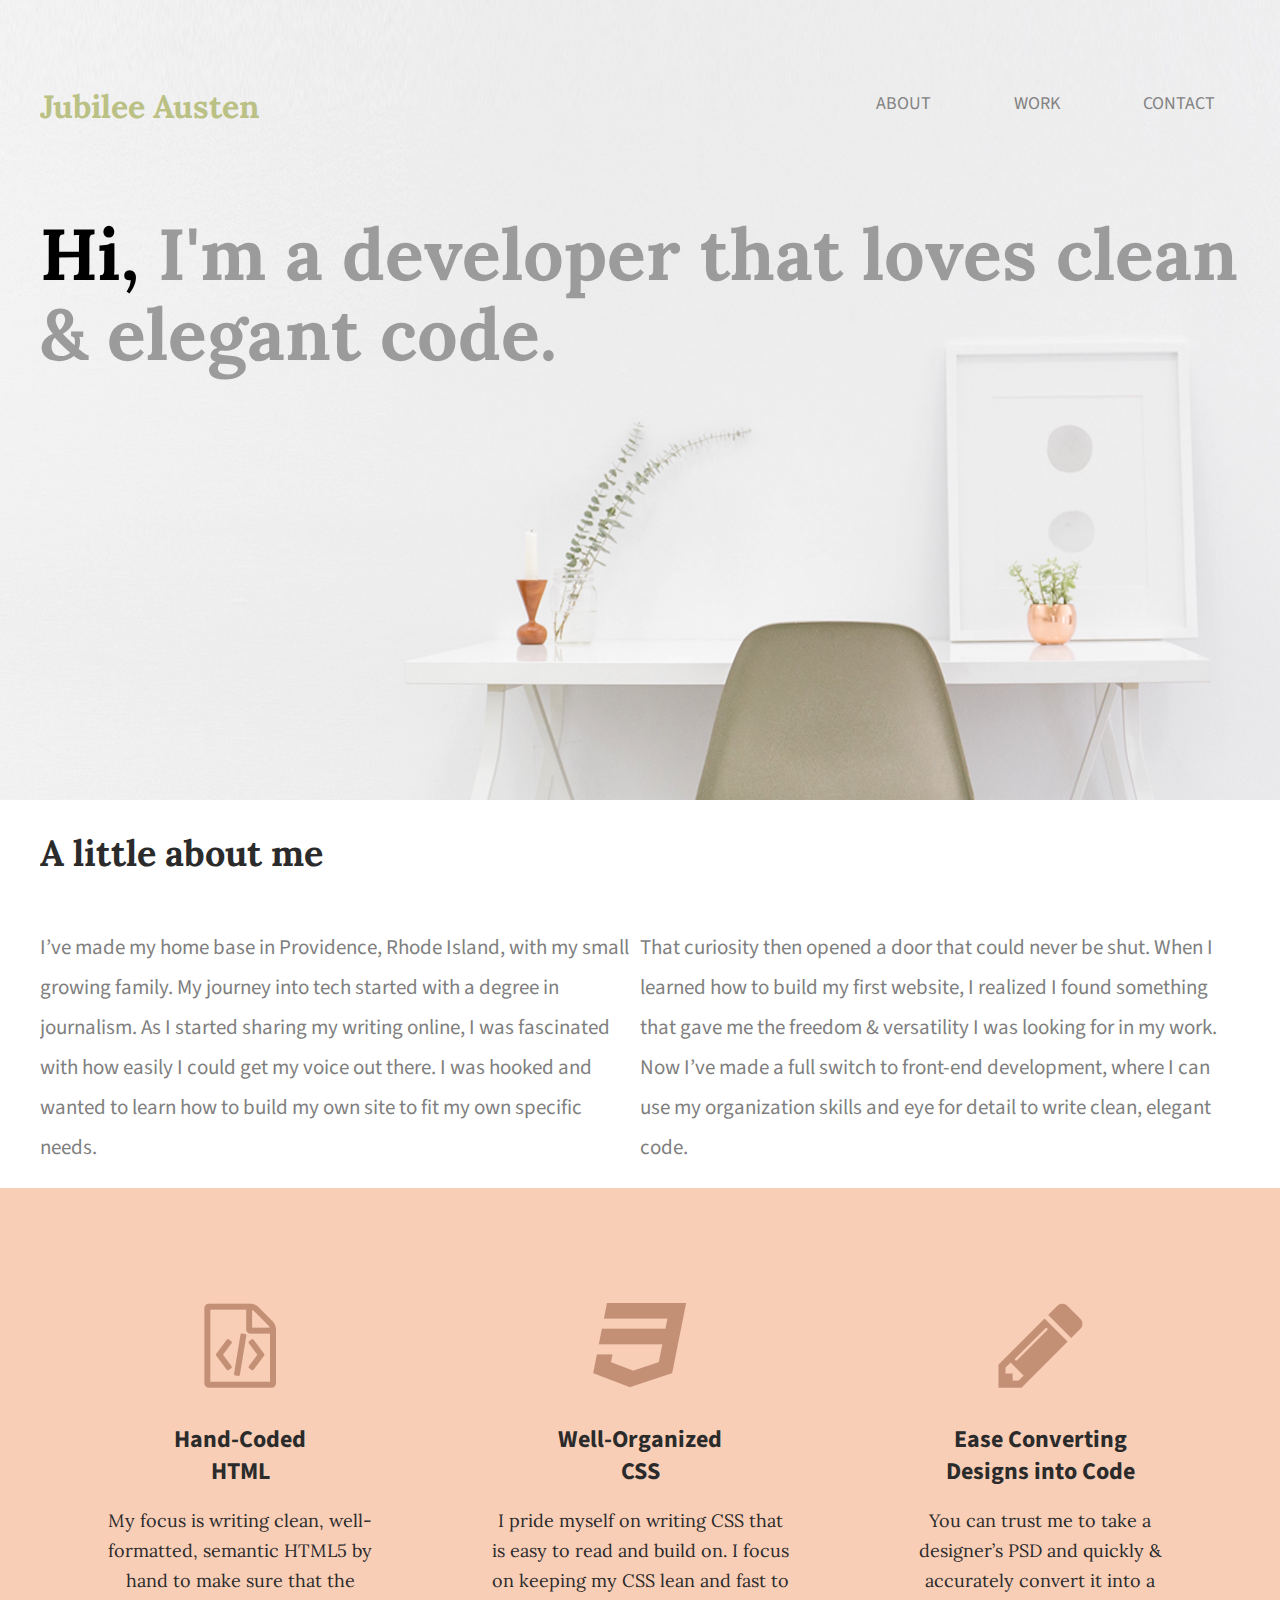
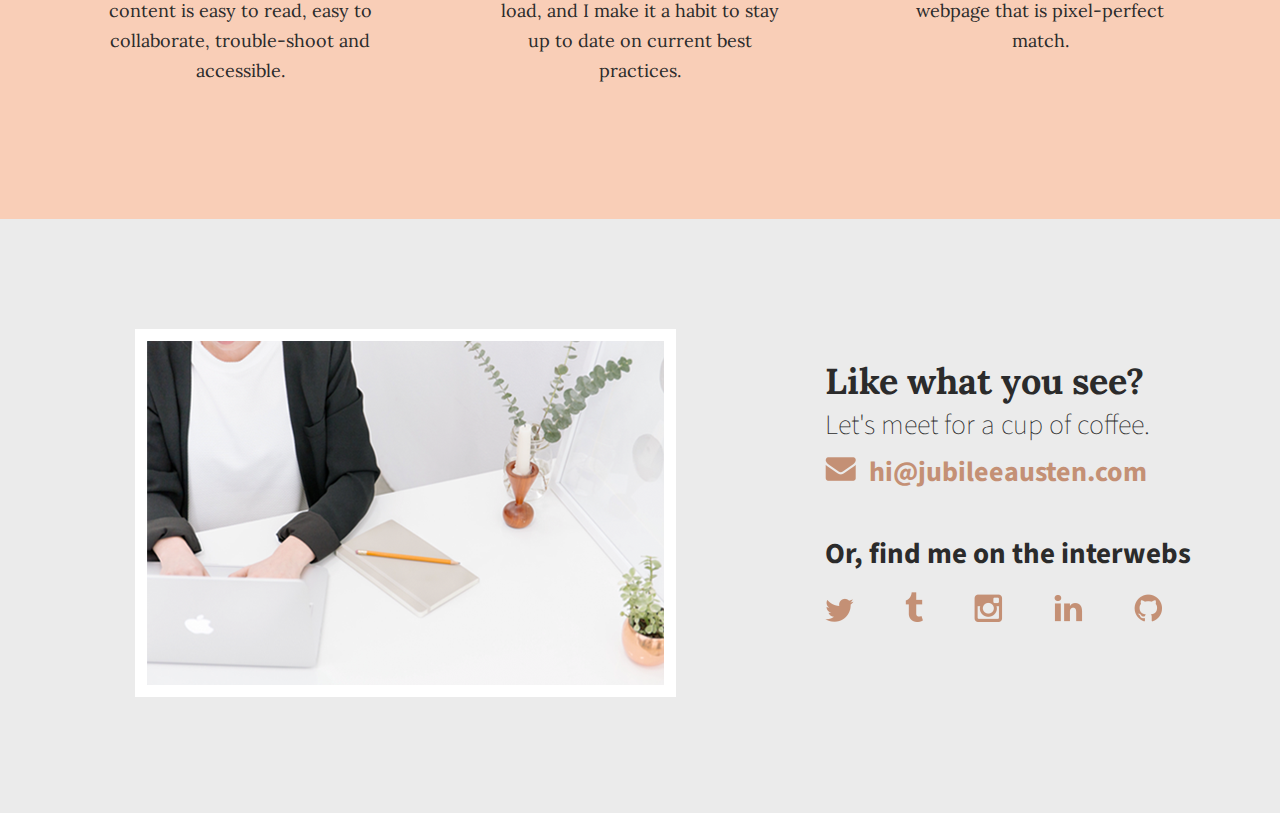
<file: index.html>
<!doctype html>
<html lang="en">

    <head>
        <meta charset="utf-8">
        <title>Jubilee Austen | Portfolio</title>
        <link rel="stylesheet" href="css/normalize.css">
        <link rel="stylesheet" href="css/main.css">
        <link href='https://fonts.googleapis.com/css?family=Source+Sans+Pro:400,700' rel='stylesheet' type='text/css'>
        <link rel="preconnect" href="https://fonts.googleapis.com">
        <link rel="preconnect" href="https://fonts.gstatic.com" crossorigin>
        <link href="https://fonts.googleapis.com/css2?family=Lora:wght@400;700&display=swap" rel="stylesheet">
        <link href="https://fonts.googleapis.com/css?family=Lora:400,700" rel="stylesheet" type="text/css">

    </head>

    <body>
        <header>
            <div class= "full-width">
                <div class= "half-width">
                    <h1>Jubilee Austen</h1>
                </div>
                <div class= "half-width">
                    <nav>
                        <ul>
                            <li><a href= "about/index.html">About</a></li>
                            <li><a href= "work/index.html">Work</a></li>
                            <li><a href= "contact/index.html">Contact</a></li>
                        </ul>
                    </nav>
                </div>
                <h2><span>Hi,</span> I'm a developer that loves clean &amp; elegant code.</h2>
            </div>
        </header>
        
        <main>
            <section id="about">
                <div class= "full-width">
                    <h2>A little about me</h2>
                    <div class= "half-width">
                        <p>I’ve made my home base in Providence, Rhode Island, with my small growing family. My journey into tech started with a degree in journalism. As I started sharing my writing online, I was fascinated with how easily I could get my voice out there. I was hooked and wanted to learn how to build my own site to fit my own specific needs.</p>
                    </div>
                    <div class="half-width">
                        <p>That curiosity then opened a door that could never be shut. When I learned how to build my first website, I realized I found something that gave me the freedom & versatility I was looking for in my work. Now I’ve made a full switch to front-end development, where I can use my organization skills and eye for detail to write clean, elegant code.</p>
                    </div>
                </div>
            </section>

            <section id="work">
                <div class="full-width">
                    <div class="third-width">
                        <img src="img/html-icon.png" alt= "HTML icon"/>
                        <h3>Hand-Coded <br>HTML</h3>
                        <p>My focus is writing clean, well-formatted, semantic HTML5 by hand to make sure that the content is easy to read, easy to collaborate, trouble-shoot and accessible.</p>
                    </div>
                    <div class="third-width">
                        <img src="img/css-icon.png" alt= "CSS icon"/>
                        <h3>Well-Organized <br>CSS</h3>
                        <p>I pride myself on writing CSS that is easy to read and build on. I focus on keeping my CSS lean and fast to load, and I make it a habit to stay up to date on current best practices.</p>
                    </div>
                    <div class="third-width">
                        <img src="img/pencil-icon.png" alt= "Pencil icon"/>
                        <h3>Ease Converting <br> Designs into Code</h3>
                        <p>You can trust me to take a designer’s PSD and quickly & accurately convert it into a webpage that is pixel-perfect match.</p>
                    </div>
                </div>
            </section>

<!--I'm really proud of this section because I was able to troubleshoot everything by myself :-)-->
            <footer id="contact">
                <div class="full-width">
                    <div class="half-width">
                        <img id="contact-img" src="img/contact-image.png" alt= "Contact Image"/>
                    </div>
                    <div class="half-width">
                        <h2>Like what you see?</h2>
                        <h3 id="email-header"> Let's meet for a cup of coffee.</h3>
                        <a href="mailto:hi@jubileeausten.com"><img id="envelope" src= "img/envelope.png" alt= "Envelope"/></a>
                        <a href="mailto:hi@jubileeausten.com">hi@jubileeausten.com</a>
                        <h3 id="socialmedia-header">Or, find me on the interwebs</h3>
                        <ul>
                            <li><a href= "http://www.twitter.com" target='_blank'><img src="img/twitter.png" alt= "Twitter logo"/></a></li>
                            <li><a href= "http://www.tumblr.com" target='_blank'><img src="img/tumblr.png" alt= "Tumblr logo"/></a></li>
                            <li><a href= "http://www.instagram.com" target='_blank'><img src="img/instagram.png" alt= "Intagram logo"/></a></li>
                            <li><a href= "https://www.linkedin.com/in/maddie-mcwilliams-006493121/" target='_blank'><img src= "img/linkedin.png" alt= "Instagram logo"></a></li>
                            <li><a href= "https://www.github.com" target='_blank'><img src="img/github.png" alt= "Github logo"></a></li>                            
                        </ul>
                    </div>
                </div>
            </footer>
        </main>
    </body>
</html>
</file>
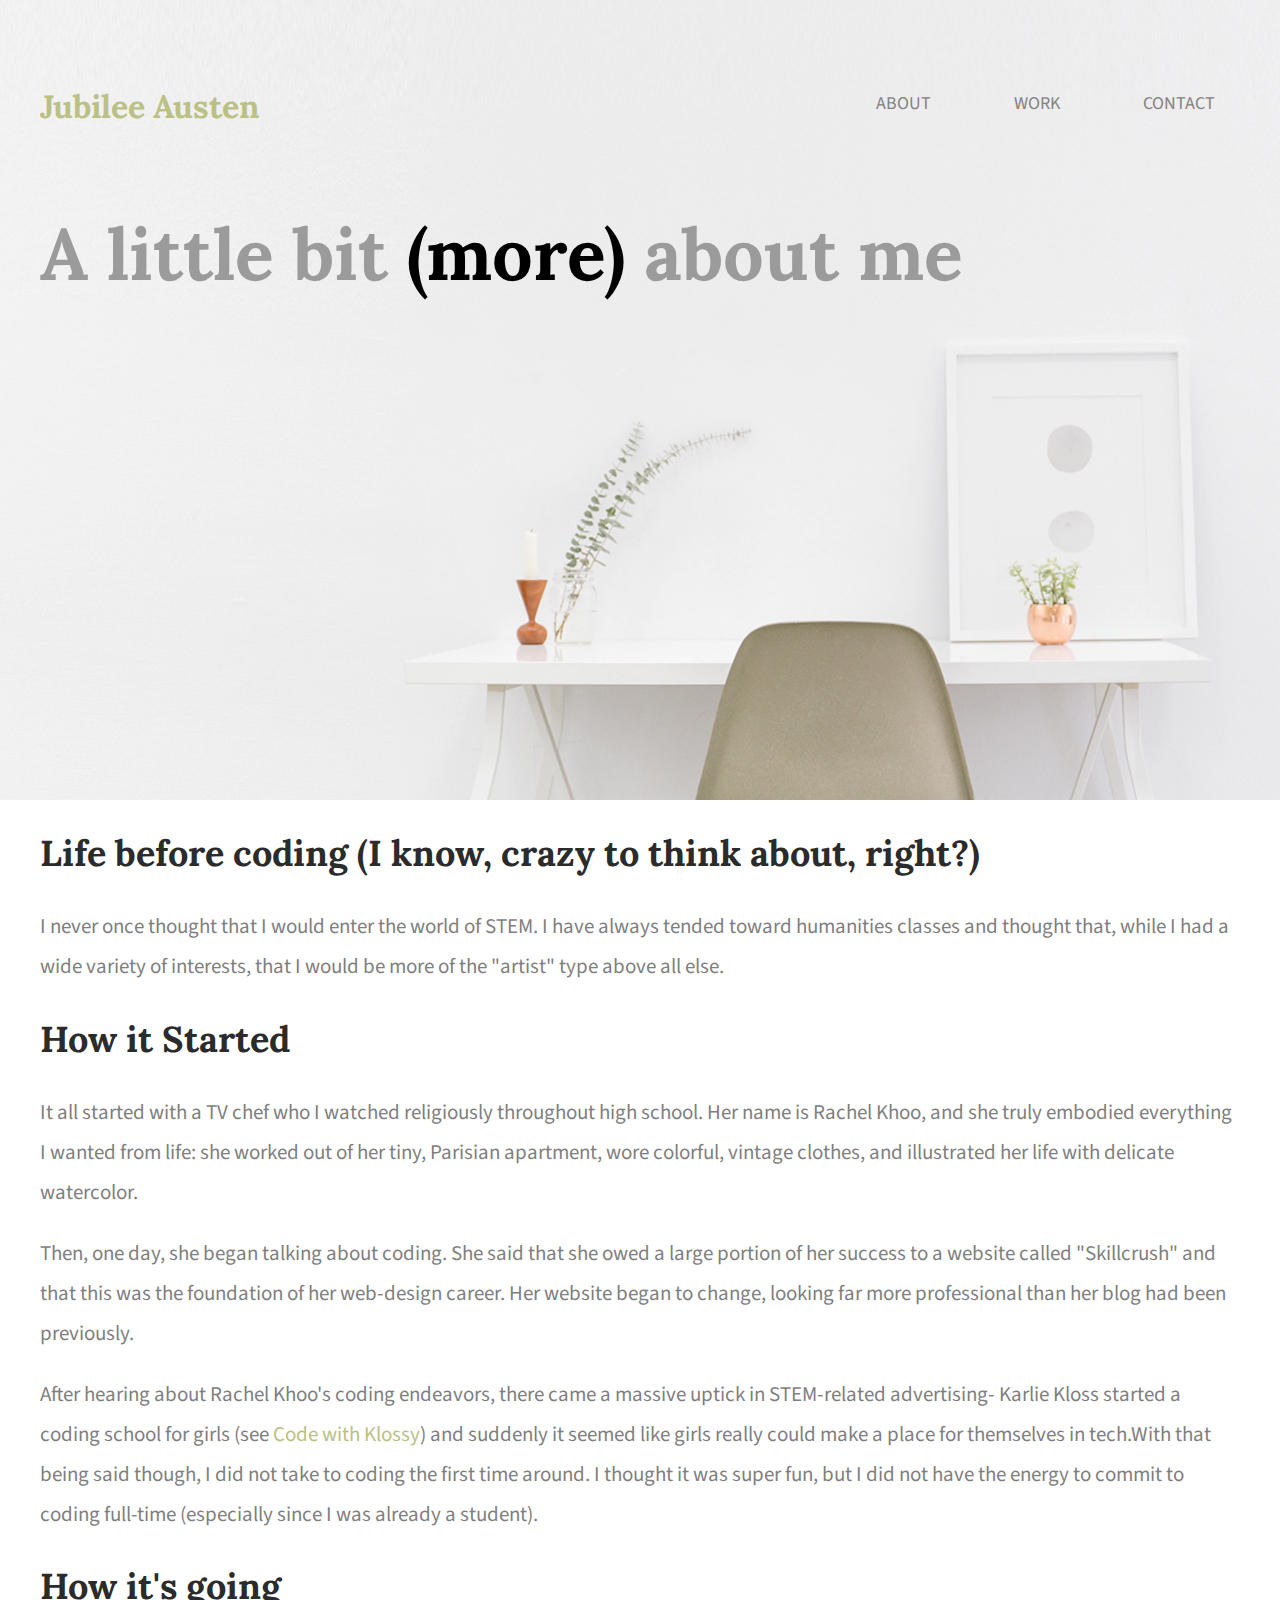
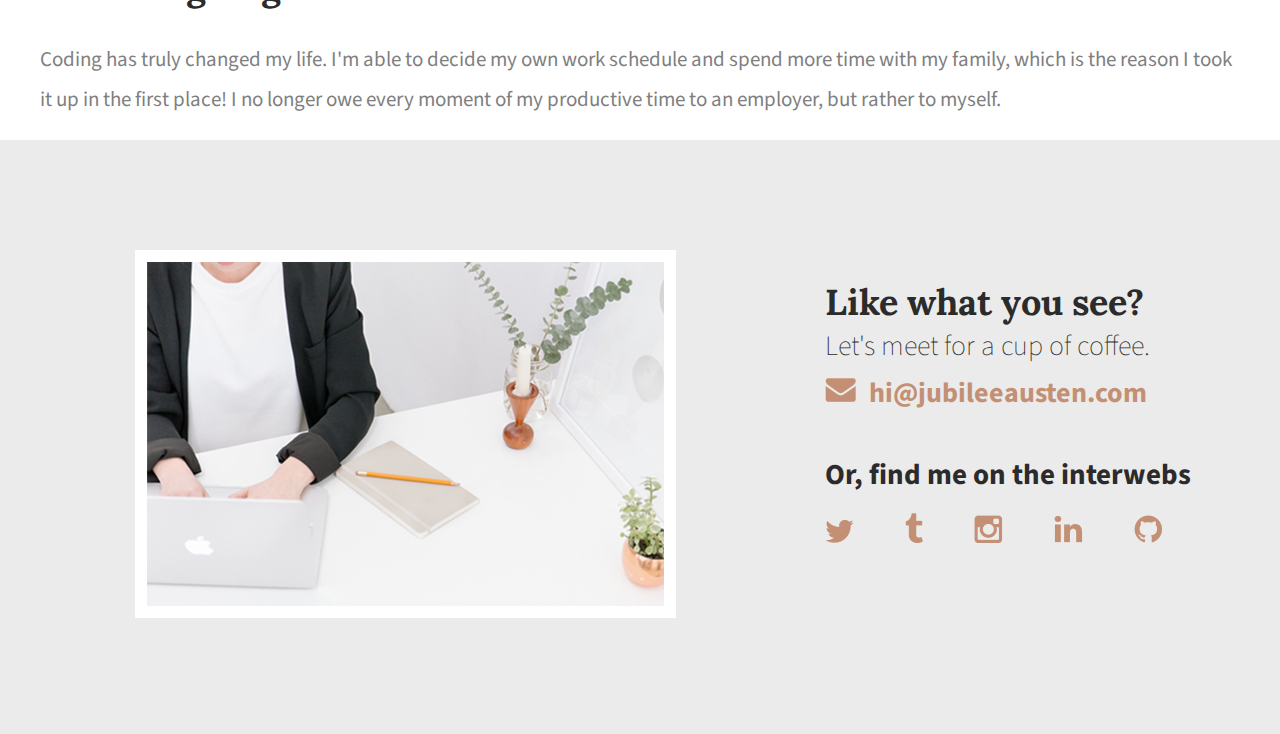
<file: about/index.html>
<!doctype html>
<html>
    <head>
        <meta charset="utf-8">
        <title>Jubilee Austen | About</title>
        <link rel="stylesheet" href="../css/normalize.css">
        <link rel="stylesheet" href="../css/main.css">
        <link href='https://fonts.googleapis.com/css?family=Source+Sans+Pro:400,700' rel='stylesheet' type='text/css'>
        <link rel="preconnect" href="https://fonts.googleapis.com">
        <link rel="preconnect" href="https://fonts.gstatic.com" crossorigin>
        <link href="https://fonts.googleapis.com/css2?family=Lora:wght@400;700&display=swap" rel="stylesheet">
        <link href="https://fonts.googleapis.com/css?family=Lora:400,700" rel="stylesheet" type="text/css">
    </head>

    <body>
        <header>
            <div class="full-width">
                <div class="half-width">
                    <h1><a href="../index.html">Jubilee Austen</a></h1>
                </div>
                <div class="half-width">
                    <nav>
                        <ul>
                            <li><a href="about/index.html">About</a></li>
                            <li><a href="work/index.html">Work</a></li>
                            <li><a href="contact/index.html">Contact</a></li>
                        </ul>
                    </nav>
                </div>
                <h2>A little bit <span>(more)</span> about me</h2>
            </div>
        </header>

        <main>
            <section class="full-width">
                <div id="about">
                    <h2>Life before coding (I know, crazy to think about, right?)</h2>
                    <p>I never once thought that I would enter the world of STEM. I have always tended toward humanities classes and thought that, while I had a wide variety of interests, that I would be more of the "artist" type above all else.</p>
                    <h2>How it Started</h2>
                    <p>It all started with a TV chef who I watched religiously throughout high school. Her name is Rachel Khoo, and she truly embodied everything I wanted from life: she worked out of her tiny, Parisian apartment, wore colorful, vintage clothes, and illustrated her life with delicate watercolor. </p>
                    <p>Then, one day, she began talking about coding. She said that she owed a large portion of her success to a website called "Skillcrush" and that this was the foundation of her web-design career. Her website began to change, looking far more professional than her blog had been previously.</p>
                    <p>After hearing about Rachel Khoo's coding endeavors, there came a massive uptick in STEM-related advertising&hyphen; Karlie Kloss started a coding school for girls (see <a href="https://www.kodewithklossy.com/">Code with Klossy</a>) and suddenly it seemed like girls really could make a place for themselves in tech.With that being said though, I did not take to coding the first time around. I thought it was super fun, but I did not have the energy to commit to coding full-time (especially since I was already a student).</p>
                    </p>
                    <h2>How it's going</h2>
                    <p>Coding has truly changed my life. I'm able to decide my own work schedule and spend more time with my family, which is the reason I took it up in the first place! I no longer owe every moment of my productive time to an employer, but rather to myself.</p>
                </div>
            </section>


            <footer id="contact">
                <div class="full-width">
                    <div class="half-width">
                        <img id="contact-img" src="../img/contact-image.png" alt= "Contact Image"/>
                    </div>
                    <div class="half-width">
                        <h2>Like what you see?</h2>
                        <h3 id="email-header"> Let's meet for a cup of coffee.</h3>
                        <a href="mailto:hi@jubileeausten.com"><img id="envelope" src= "../img/envelope.png" alt= "Envelope"/></a>
                        <a href="mailto:hi@jubileeausten.com">hi@jubileeausten.com</a>
                        <h3 id="socialmedia-header">Or, find me on the interwebs</h3>
                        <ul>
                            <li><a href= "http://www.twitter.com" target='_blank'><img src="../img/twitter.png" alt= "Twitter logo"/></a></li>
                            <li><a href= "http://www.tumblr.com" target='_blank'><img src="../img/tumblr.png" alt= "Tumblr logo"/></a></li>
                            <li><a href= "http://www.instagram.com" target='_blank'><img src="../img/instagram.png" alt= "Intagram logo"/></a></li>
                            <li><a href= "https://www.linkedin.com/in/maddie-mcwilliams-006493121/" target='_blank'><img src= "../img/linkedin.png" alt= "Instagram logo"></a></li>
                            <li><a href= "https://www.github.com" target='_blank'><img src="../img/github.png" alt= "Github logo"></a></li>                            
                        </ul>
                    </div>
                </div>
            </footer>

        </main>
    </body>

</html>
</file>
<file: css/main.css>
/***** BASE STYLES *****/

body {
    color: #2b2b2b;
    font-family: 'Source Sans Pro', sans-serif; 
}

/***** GRID *****/

.full-width {
    margin: 0 auto;
    overflow: auto;
    width: 1200px;
}

.half-width {
    float: left;
    width: 600px;
}

.third-width {
    float: left;
    width: 400px;
}

/***** HOME PAGE HEADER *****/

header {
    background: url('../img/background-photo.png');
    background-position: center;
    background-size:cover;
    height: 800px;
}

h1 {
    color: #bbc085;
    font-family: 'Lora', serif;
    padding: 65px 0;
}

nav {
    float: right;
    padding: 75px 25px;
}

nav ul li {
    display: inline-block;
}

nav ul li a {
    color: #828282;
    font-size:18px;
    padding-left: 80px;
    text-decoration: none;
    text-transform: uppercase;
}

header h2 {
    clear: both;
    color: #9b9b9b;
    font-family: 'Lora', serif;
    font-size: 72px;
    line-height: 80px;
}

header h2 span {
    color: #000000;
}


/***** HOME PAGE ABOUT *****/

#about h2 {
    font-family: 'Lora';
    font-size:36px;
}

#about p {
    color: #7f7f7f;
    font-size: 21px;
    line-height: 40px;
}

/***** HOME PAGE WORK *****/

#work {
    background:#f9ceb7;
    text-align: center;
}

#work .full-width {
    padding: 115px 0;
}

#work img {
    padding-bottom: 30px;
}

#work h3 {
    font-size: 24px;
    font-weight: bold;
    line-height: 32px;
    margin:0 auto;
    width:100%;
}

#work p {
    font-family: 'Lora', serif;
    font-size: 18px;
    line-height: 30px;
    padding: 0 50px;
}

/***** HOME PAGE CONTACT *****/

#contact {
    background: #ebebeb;
}

#contact .full-width {
    padding: 110px;
}

#contact img#contact-img{
    border: 12px solid #ffffff;
    margin-left: 25px;

}

#contact h2, #contact #email-header, #contact #socialmedia-header, #contact ul {
    padding-left: 115px;
}

#contact #envelope {
    padding: 0 10px 0 115px;
}

#contact h2 {
    font-family:'Lora', serif;
    font-size: 36px;
    line-height: 44px;
}

#contact #email-header {
    font-size: 28px;
    font-weight: lighter;
    line-height: 44px;
    margin: -30px 0 5px 0;
}

#contact #socialmedia-header {
    font-size: 29px;
    font-weight: bold;
    line-height: 44px;
    margin: 40px 0 0 0;
}

#contact a {
    color: #c49075;
    font-weight: bold;
    font-size: 28px;
    text-decoration: none;
}

#contact ul {
    list-style: none;
}

#contact li {
    display: inline-block;
}

#contact ul img {
    padding-right: 48px;
}

/***** ABOUT PAGE *****/


header h1 a {
    color: #bbc085;
    font-family: 'Lora', serif;
    padding: 65px 0;
    text-decoration: none;
}

#about p a {
    color: #bbc085;
    text-decoration: none;
}
</file>
